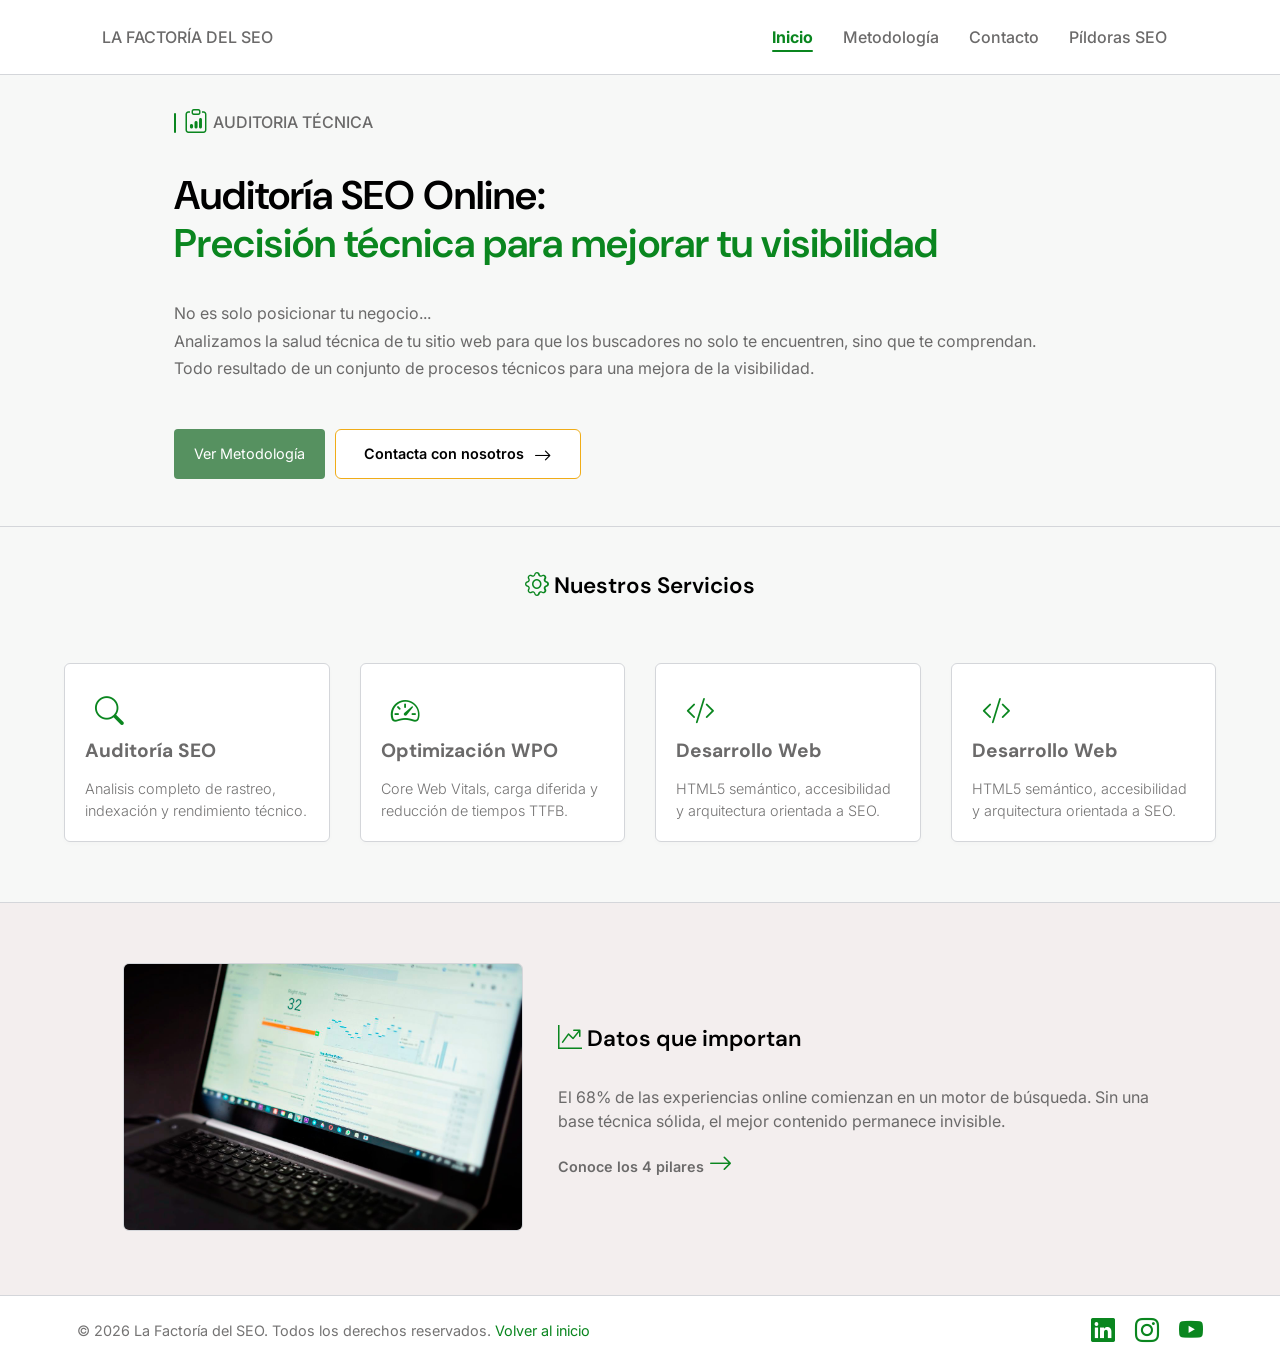
<file: index.html>
<!DOCTYPE html>
<html lang="es-ES">

<head>
    <!-- Google Tag Manager -->
    <script>(function (w, d, s, l, i) {
            w[l] = w[l] || []; w[l].push({
                'gtm.start':
                    new Date().getTime(), event: 'gtm.js'
            }); var f = d.getElementsByTagName(s)[0],
                j = d.createElement(s), dl = l != 'dataLayer' ? '&l=' + l : ''; j.async = true; j.src =
                    'https://www.googletagmanager.com/gtm.js?id=' + i + dl; f.parentNode.insertBefore(j, f);
        })(window, document, 'script', 'dataLayer', 'GTM-WZG776Q9');</script>
    <!-- End Google Tag Manager -->

   
    <meta charset="UTF-8">
    <meta name="viewport" content="width=device-width, initial-scale=1.0">
    <title>La Factoría del SEO | Auditoría Técnica</title>
    <meta name="description" content="La Factoría del SEO: Auditoría de precisión técnica y desarrollo web optimizado.">
    <meta name="robots" content="index, follow">
    <link rel="canonical" href="https://rcruz251982.github.io/FactoriaDelSeo/index.html">
    <link rel="preconnect" href="https://fonts.googleapis.com">
    <link rel="preconnect" href="https://fonts.gstatic.com" crossorigin>
    <link rel="preconnect" href="https://fonts.googleapis.com">
    <link rel="preconnect" href="https://fonts.gstatic.com" crossorigin>
    <link
        href="https://fonts.googleapis.com/css2?family=Inter:ital,opsz,wght@0,14..32,100..900;1,14..32,100..900&display=swap"
        rel="stylesheet">

    <link
        href="https://fonts.googleapis.com/css2?family=DM+Sans:ital,opsz,wght@0,9..40,100..1000;1,9..40,100..1000&family=Noto+Sans+Ol+Chiki:wght@400..700&display=swap"
        rel="stylesheet">


    <link rel="stylesheet" href="css/styles.css">
    <link rel="stylesheet" href="https://cdn.jsdelivr.net/npm/bootstrap-icons@1.13.1/font/bootstrap-icons.min.css">
    <!-- Las dimensiones para desktop es de 64x64, -->
    <link rel="shortcut icon" href="favicon-desktop.png" type="image/x-icon">
    <!-- Las dimensiones favicon para Apple es de 192x192, -->
    <link rel="apple-touch-icon" href="favicon-192x192.png" sizes="192x192">
    <!-- Las dimensiones favicon para Android es de 192x192, -->
    <link rel="icon" href="favicon-192x192.png">
    <!-- Las dimensiones favicon para Edge es de 270x270, -->
    <meta name="msapplication-TileImage" content="favicon-edge.png">



</head>

<body>
    <!-- Google Tag Manager (noscript) -->
    <noscript><iframe src="https://www.googletagmanager.com/ns.html?id=GTM-WZG776Q9" height="0" width="0"
            style="display:none;visibility:hidden"></iframe></noscript>
    <!-- End Google Tag Manager (noscript) -->

    <header id="header-principal">

        <button class="menu-desplegable" aria-label="Abrir menú">
            <i class="bi bi-list"></i>
        </button>



        <nav class="nav-menu">
            <div class="logo"><a href="index.html">LA FACTORÍA DEL SEO</a></div>

            <ul class="menu">
                <li><a href="index.html" class="active">Inicio</a></li>
                <li><a href="metodologia.html">Metodología</a></li>
                <li><a href="contacto.html">Contacto</a></li>
                <li><a href="pildoras-seo.html">Píldoras SEO</a></li>

            </ul>
        </nav>
    </header>

    <main>
        <section class="hero">
            <div class="hero-content">
                <div class="hero-content-mpan">
                    <p><i class="bi bi-clipboard-data"></i> AUDITORIA TÉCNICA</p>
                </div>

                <h1>Auditoría SEO Online: <br><span>Precisión técnica para mejorar tu visibilidad</span></h1>
                <p>No es solo posicionar tu negocio...<br> Analizamos la salud técnica de tu sitio web para que los
                    buscadores no solo te encuentren, sino que te comprendan. <br>Todo resultado de un conjunto de
                    procesos técnicos para una mejora de la visibilidad.</p>
                <div class="boton">
                    <a href="metodologia.html" class="btn-primary">Ver Metodología</a>
                    <a href="contacto.html" class="btn-secundary">Contacta con nosotros <i
                            class="bi bi-arrow-right"></i></a>
                </div>


            </div>
        </section>
        <section class="servicios">
            <div class="servicios-content">
                <h2><i class="bi bi-gear text-primary me-2"></i> Nuestros Servicios</h2>
                <div class="caja-contenedora">
                    <div class="caja-individual">
                        <i class="bi bi-search text-2xl text-primary mb-4 block"></i>
                        <h3>Auditoría SEO </h3>
                        <p>Analisis completo de rastreo, indexación y rendimiento técnico.</p>
                    </div>
                    <div class="caja-individual">
                        <i class="bi bi-speedometer2 text-2xl text-primary mb-4 block"></i>
                        <h3>Optimización WPO</h3>
                        <p>Core Web Vitals, carga diferida y reducción de tiempos TTFB.</p>

                    </div>
                    <div class="caja-individual">
                        <i class="bi bi-code-slash text-2xl text-primary mb-4 block"></i>
                        <h3>Desarrollo Web</h3>
                        <p>HTML5 semántico, accesibilidad y arquitectura orientada a SEO.</p>

                    </div>
                    <div class="caja-individual">
                        <i class="bi bi-code-slash text-2xl text-primary mb-4 block"></i>
                        <h3>Desarrollo Web</h3>
                        <p>HTML5 semántico, accesibilidad y arquitectura orientada a SEO.</p>

                    </div>
                </div>
            </div>



        </section>
        <section class="datos-content">
            <div class="datos-individual">
                <img src="img/imagen-graficas-seo.jpg"
                    alt="Gráficas de rendimiento WPO y analítica de una auditoría SEO técnico" class="border">


            </div>
            <div class="datos-individual">

                <h2> <i class="bi bi-graph-up-arrow text-primary me-2"></i> Datos que importan</h2>
                <p>El 68% de las experiencias online comienzan en un motor de búsqueda. Sin una base técnica sólida,
                    el mejor contenido permanece invisible.</p>
                <a href="metodologia.html">Conoce los 4 pilares <i class="bi bi-arrow-right"></i></a>

            </div>

        </section>



    </main>

    <footer class="pie">
        <div class="pie-individual">
            <p>&copy; 2026 La Factoría del SEO. Todos los derechos reservados. <a href="#header-principal">Volver al
                    inicio</a></p>


        </div>
        <div class="iconos">
            <a href="https://www.linkedin.com/in/ricardcruzseo/" target="_blank"><i class="bi bi-linkedin"></i></a>

        </div>
        <div class="iconos">
            <a href="https://www.instagram.com/" target="_blank"><i class="bi bi-instagram"></i></a>
        </div>
        <div class="iconos">
            <a href="https://www.youtube.com/" target="_blank"><i class="bi bi-youtube"></i></a>

        </div>

    </footer>

    <script src="pildoras.js"></script>

</body>

</html>
</file>
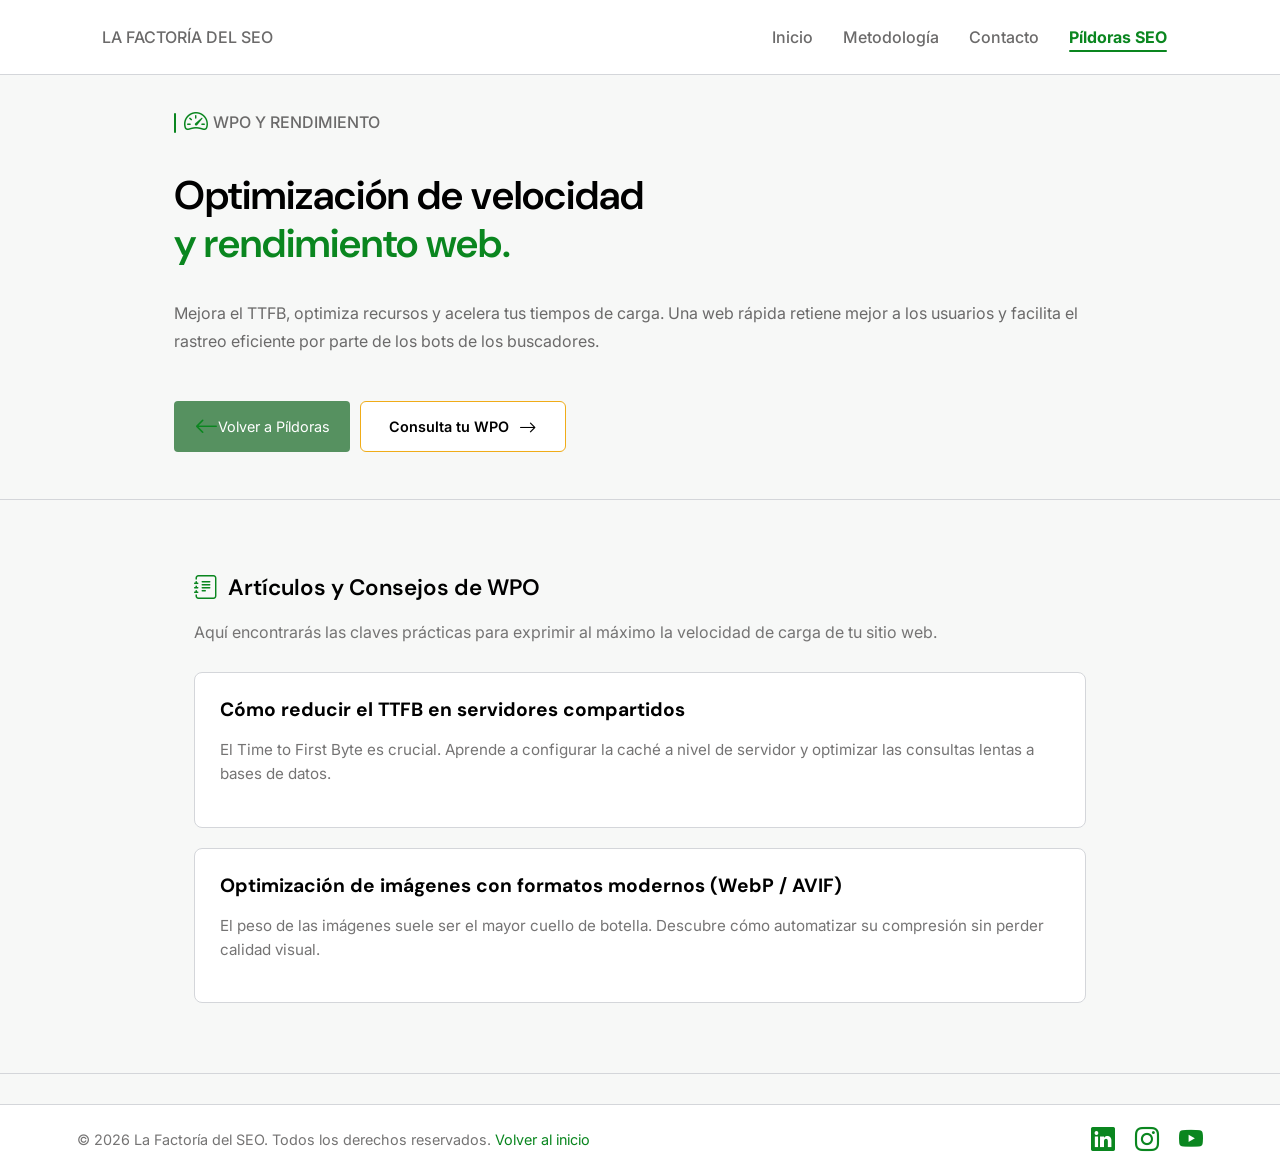
<file: categoria-wpo.html>
<!DOCTYPE html>
<html lang="es-ES">

<head>
    <!-- Google Tag Manager -->
    <script>(function (w, d, s, l, i) {
            w[l] = w[l] || []; w[l].push({
                'gtm.start':
                    new Date().getTime(), event: 'gtm.js'
            }); var f = d.getElementsByTagName(s)[0],
                j = d.createElement(s), dl = l != 'dataLayer' ? '&l=' + l : ''; j.async = true; j.src =
                    'https://www.googletagmanager.com/gtm.js?id=' + i + dl; f.parentNode.insertBefore(j, f);
        })(window, document, 'script', 'dataLayer', 'GTM-WZG776Q9');</script>
    <!-- End Google Tag Manager -->
    <meta charset="UTF-8">
    <meta name="viewport" content="width=device-width, initial-scale=1.0">
    <meta name="description"
        content="Mejora el TTFB, optimiza recursos y acelera tus tiempos de carga con nuestras píldoras de WPO.">
    <title>La Factoría del SEO | WPO y Rendimiento Web</title>
    <meta name="robots" content="index, follow">
    <link rel="canonical" href="https://rcruz251982.github.io/FactoriaDelSeo/categoria-wpo.html">
    <link rel="stylesheet" href="css/styles.css">
    <link rel="stylesheet" href="https://cdn.jsdelivr.net/npm/bootstrap-icons@1.13.1/font/bootstrap-icons.min.css">
    <link rel="preconnect" href="https://fonts.googleapis.com">
    <link rel="preconnect" href="https://fonts.gstatic.com" crossorigin>
    <link
        href="https://fonts.googleapis.com/css2?family=Inter:ital,opsz,wght@0,14..32,100..900;1,14..32,100..900&display=swap"
        rel="stylesheet">
    <link
        href="https://fonts.googleapis.com/css2?family=DM+Sans:ital,opsz,wght@0,9..40,100..1000;1,9..40,100..1000&display=swap"
        rel="stylesheet">
</head>

<body>
    <!-- Google Tag Manager (noscript) -->
    <noscript><iframe src="https://www.googletagmanager.com/ns.html?id=GTM-WZG776Q9" height="0" width="0"
            style="display:none;visibility:hidden"></iframe></noscript>
    <!-- End Google Tag Manager (noscript) -->

    <header id="header-principal">
        <button class="menu-desplegable" aria-label="Abrir menú">
            <i class="bi bi-list"></i>
        </button>
        <nav class="nav-menu">
            <div class="logo"><a href="index.html">LA FACTORÍA DEL SEO</a></div>
            <ul class="menu">
                <li><a href="index.html">Inicio</a></li>
                <li><a href="metodologia.html">Metodología</a></li>
                <li><a href="contacto.html">Contacto</a></li>
                <li><a href="pildoras-seo.html" class="active">Píldoras SEO</a></li>
            </ul>
        </nav>
    </header>

    <main>
        <section class="hero">
            <div class="hero-content">
                <div class="hero-content-mpan">
                    <p><i class="bi bi-speedometer2"></i> WPO Y RENDIMIENTO</p>
                </div>
                <h1>Optimización de velocidad <br><span>y rendimiento web.</span></h1>
                <p>Mejora el TTFB, optimiza recursos y acelera tus tiempos de carga. Una web rápida retiene mejor a los
                    usuarios y facilita el rastreo eficiente por parte de los bots de los buscadores.</p>

                <div class="boton">
                    <a href="pildoras-seo.html" class="btn-primary"><i class="bi bi-arrow-left"></i> Volver a
                        Píldoras</a>
                    <a href="contacto.html" class="btn-secundary">Consulta tu WPO <i class="bi bi-arrow-right"></i></a>
                </div>
            </div>
        </section>

        <section class="proceso-auditoria">
            <div class="proceso-lista-articulos">
                <h2><i class="bi bi-journal-text"></i> Artículos y Consejos de WPO</h2>
                <p>Aquí encontrarás las claves prácticas para exprimir al máximo la velocidad de carga de tu sitio web.
                </p>

                <div class="contenedor-tarjetas-articulos">

                    <article class="tarjeta-articulo">
                        <h3>
                            <a href="reducir-ttfb-servidor-compartido.html">Cómo reducir el TTFB en servidores
                                compartidos</a>
                        </h3>
                        <p>El Time to First Byte es crucial. Aprende a configurar la caché a nivel de servidor y
                            optimizar las consultas lentas a bases de datos.</p>
                    </article>

                    <article class="tarjeta-articulo">
                        <h3>
                            <a href="#">Optimización de imágenes con formatos modernos (WebP / AVIF)</a>
                        </h3>
                        <p>El peso de las imágenes suele ser el mayor cuello de botella. Descubre cómo automatizar su
                            compresión sin perder calidad visual.</p>
                    </article>

                </div>
            </div>
        </section>
    </main>

    <footer class="pie">
        <div class="pie-individual">
            <p>&copy; 2026 La Factoría del SEO. Todos los derechos reservados. <a href="#header-principal">Volver al
                    inicio</a></p>
        </div>
        <div class="iconos">
            <a href="https://www.linkedin.com/in/ricardcruzseo/" target="_blank"><i class="bi bi-linkedin"></i></a>
        </div>
        <div class="iconos">
            <a href="https://www.instagram.com/" target="_blank"><i class="bi bi-instagram"></i></a>
        </div>
        <div class="iconos">
            <a href="https://www.youtube.com/" target="_blank"><i class="bi bi-youtube"></i></a>
        </div>
    </footer>

    <!-- Script JavaScript externo -->
    <script src="pildoras.js"></script>
</body>

</html>
</file>
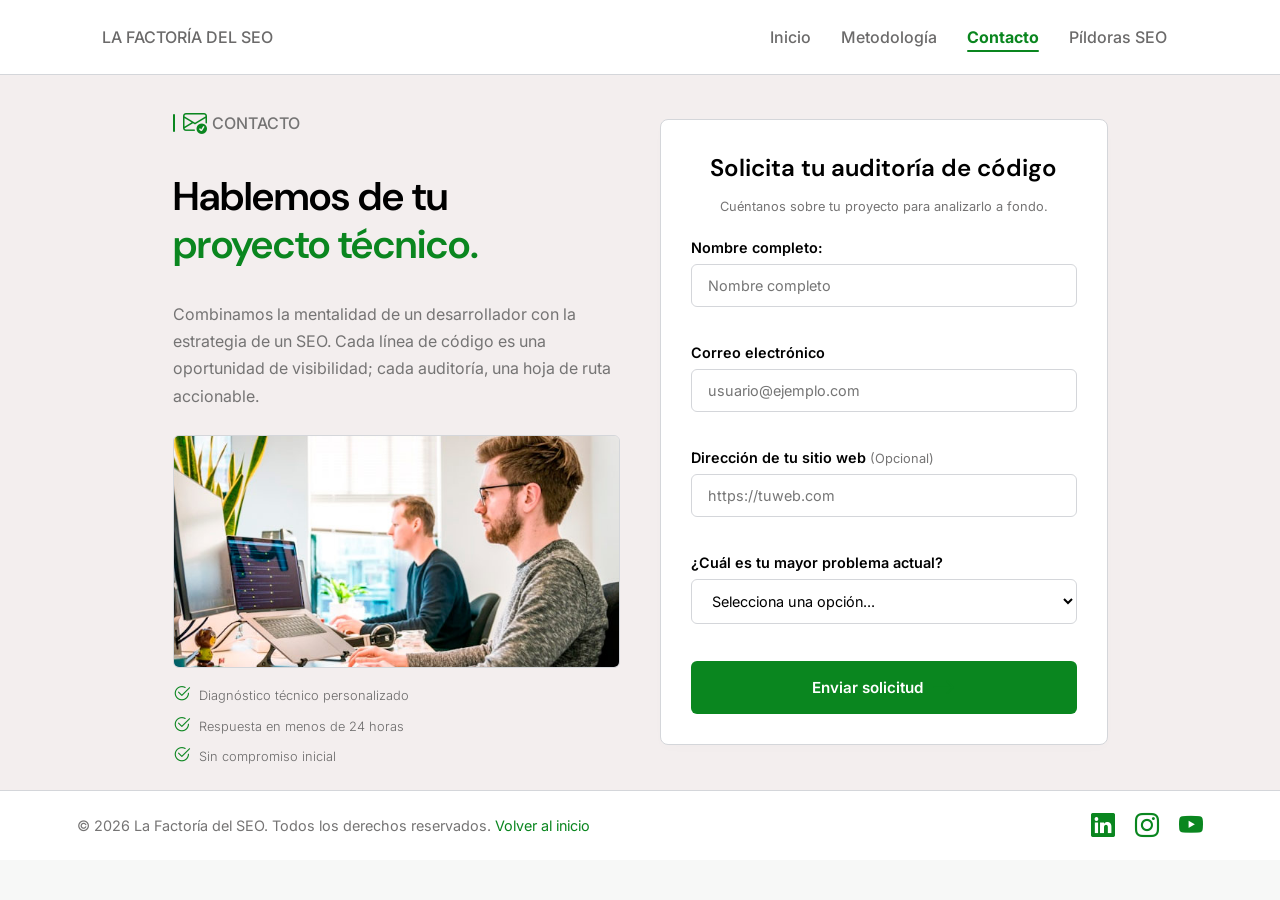
<file: contacto.html>
<!DOCTYPE html>
<html lang="es-ES">

<head>
    <!-- Google Tag Manager -->
    <script>(function (w, d, s, l, i) {
            w[l] = w[l] || []; w[l].push({
                'gtm.start':
                    new Date().getTime(), event: 'gtm.js'
            }); var f = d.getElementsByTagName(s)[0],
                j = d.createElement(s), dl = l != 'dataLayer' ? '&l=' + l : ''; j.async = true; j.src =
                    'https://www.googletagmanager.com/gtm.js?id=' + i + dl; f.parentNode.insertBefore(j, f);
        })(window, document, 'script', 'dataLayer', 'GTM-WZG776Q9');</script>
    <!-- End Google Tag Manager -->
    
    <meta charset="UTF-8">
    <meta name="viewport" content="width=device-width, initial-scale=1.0">
    <meta name="description"
        content="Un perfil que combina SEO y desarrollo web. ¡Solicita tu auditoría de código hoy mismo!">
    <title>La Factoría del SEO | Contacto</title>
    <meta name="robots" content="index, follow">
    <link rel="canonical" href="https://rcruz251982.github.io/FactoriaDelSeo/contacto.html">
    <link rel="preconnect" href="https://fonts.googleapis.com">
    <link rel="preconnect" href="https://fonts.gstatic.com" crossorigin>
    <link
        href="https://fonts.googleapis.com/css2?family=Inter:ital,opsz,wght@0,14..32,100..900;1,14..32,100..900&display=swap"
        rel="stylesheet">
    <link
        href="https://fonts.googleapis.com/css2?family=DM+Sans:ital,opsz,wght@0,9..40,100..1000;1,9..40,100..1000&family=Noto+Sans+Ol+Chiki:wght@400..700&display=swap"
        rel="stylesheet">

    <link rel="stylesheet" href="css/styles.css">
    <link rel="stylesheet" href="https://cdn.jsdelivr.net/npm/bootstrap-icons@1.13.1/font/bootstrap-icons.min.css">
    <link rel="shortcut icon" href="favicon-desktop.png" type="image/x-icon">
    <link rel="apple-touch-icon" href="favicon-192x192.png" sizes="192x192">
    <link rel="icon" href="favicon-192x192.png">
    <meta name="msapplication-TileImage" content="favicon-edge.png">
</head>

<body>
    <!-- Google Tag Manager (noscript) -->
    <noscript><iframe src="https://www.googletagmanager.com/ns.html?id=GTM-WZG776Q9" height="0" width="0"
            style="display:none;visibility:hidden"></iframe></noscript>
    <!-- End Google Tag Manager (noscript) -->

    <header id="header-principal">
        <button class="menu-desplegable" aria-label="Abrir menú">
            <i class="bi bi-list"></i>
        </button>
        <nav class="nav-menu">
            <div class="logo"><a href="index.html">LA FACTORÍA DEL SEO</a></div>
            <ul class="menu">
                <li><a href="index.html">Inicio</a></li>
                <li><a href="metodologia.html">Metodología</a></li>
                <li><a href="contacto.html" class="active">Contacto</a></li>
                <li><a href="pildoras-seo.html">Píldoras SEO</a></li>
            </ul>
        </nav>
    </header>

    <main>
        <section class="contacto-seccion-hibrida">
            <div class="contacto-grid-contenedor">
                <div class="contacto-col-info">
                    <div class="hero-content-mpan">
                        <p><i class="bi bi-envelope-check"></i> CONTACTO</p>
                    </div>
                    <h1>Hablemos de tu<br>
                        <span>proyecto técnico.</span>
                    </h1>
                    <p class="contacto-descripcion">
                        Combinamos la mentalidad de un desarrollador con la estrategia de un SEO. Cada línea de código
                        es una oportunidad de visibilidad; cada auditoría, una hoja de ruta accionable.
                    </p>
                    <img src="img/despacho-factoria-del-seo.jpg" class="contacto-imagen"
                        alt="Oficina de La Factoría del SEO">

                    <p class="contacto-compromiso"><i class="bi bi-check2-circle text-primary"></i>Diagnóstico técnico
                        personalizado</p>
                    <p class="contacto-compromiso"><i class="bi bi-check2-circle text-primary"></i>Respuesta en menos de
                        24 horas</p>
                    <p class="contacto-compromiso"><i class="bi bi-check2-circle text-primary"></i>Sin compromiso
                        inicial</p>
                </div>

                <div class="contacto-col-formulario">
                    <div class="tarjeta-formulario">
                        <h2>Solicita tu auditoría de código</h2>
                        <p class="formulario-subtitulo">Cuéntanos sobre tu proyecto para analizarlo a fondo.</p>

                        <form class="formulario-seo">
                            <div class="campo-grupo">
                                <label for="nombre-usuario">Nombre completo:</label>
                                <input type="text" id="nombre-usuario" name="nombre" placeholder="Nombre completo"
                                    required>
                            </div>

                            <div class="campo-grupo">
                                <label for="email-usuario">Correo electrónico</label>
                                <input type="email" id="email-usuario" name="email" placeholder="usuario@ejemplo.com"
                                    required>
                            </div>
                            <div class="campo-grupo">
                                <label for="url-web">Dirección de tu sitio web <span
                                        class="opcional">(Opcional)</span></label>
                                <input type="url" id="url-web" name="sitio-web" placeholder="https://tuweb.com">
                            </div>
                            <div class="campo-grupo">
                                <label for="problema-principal">¿Cuál es tu mayor problema actual?</label>
                                <select id="problema-principal" name="problema_seo" required>
                                    <option value="" disabled selected>Selecciona una opción...</option>
                                    <option value="wpo">Mi web va muy lenta (WPO)</option>
                                    <option value="caida-posiciones">He bajado en posiciones en Google</option>
                                    <option value="lanzamiento">Estoy lanzando una web nueva</option>
                                    <option value="otro">Otro motivo</option>
                                </select>
                            </div>
                            <button type="submit" class="btn-formulario-enviar">
                                Enviar solicitud <i class="bi bi-arrow-right"></i>
                            </button>
                        </form>
                    </div>
                </div>
            </div>
        </section>
    </main>

    <footer class="pie">
        <div class="pie-individual">
            <p>&copy; 2026 La Factoría del SEO. Todos los derechos reservados. <a href="#header-principal">Volver al
                    inicio</a></p>
        </div>
        <div class="iconos">
            <a href="https://www.linkedin.com/in/ricardcruzseo/" target="_blank"><i class="bi bi-linkedin"></i></a>
        </div>
        <div class="iconos">
            <a href="https://www.instagram.com/" target="_blank"><i class="bi bi-instagram"></i></a>
        </div>
        <div class="iconos">
            <a href="https://www.youtube.com/" target="_blank"><i class="bi bi-youtube"></i></a>
        </div>
    </footer>

    <!-- Script JavaScript para GA4 y simulación del formulario -->
    <script>
        const formularioSeo = document.querySelector('.formulario-seo');
        if (formularioSeo) {
            formularioSeo.addEventListener('submit', (e) => {
                e.preventDefault();
                gtag('event', 'enviar_auditoria', {
                    'event_category': 'formulario',
                    'event_label': 'Solicitud de Auditoría'
                });
                alert('¡Solicitud simulada con éxito! Evento enviado a GA4.');
            });
        }
    </script>

    <!-- Enlace al script JS global (incluye la lógica del menú hamburguesa) -->
    <script src="pildoras.js"></script>
</body>

</html>
</file>
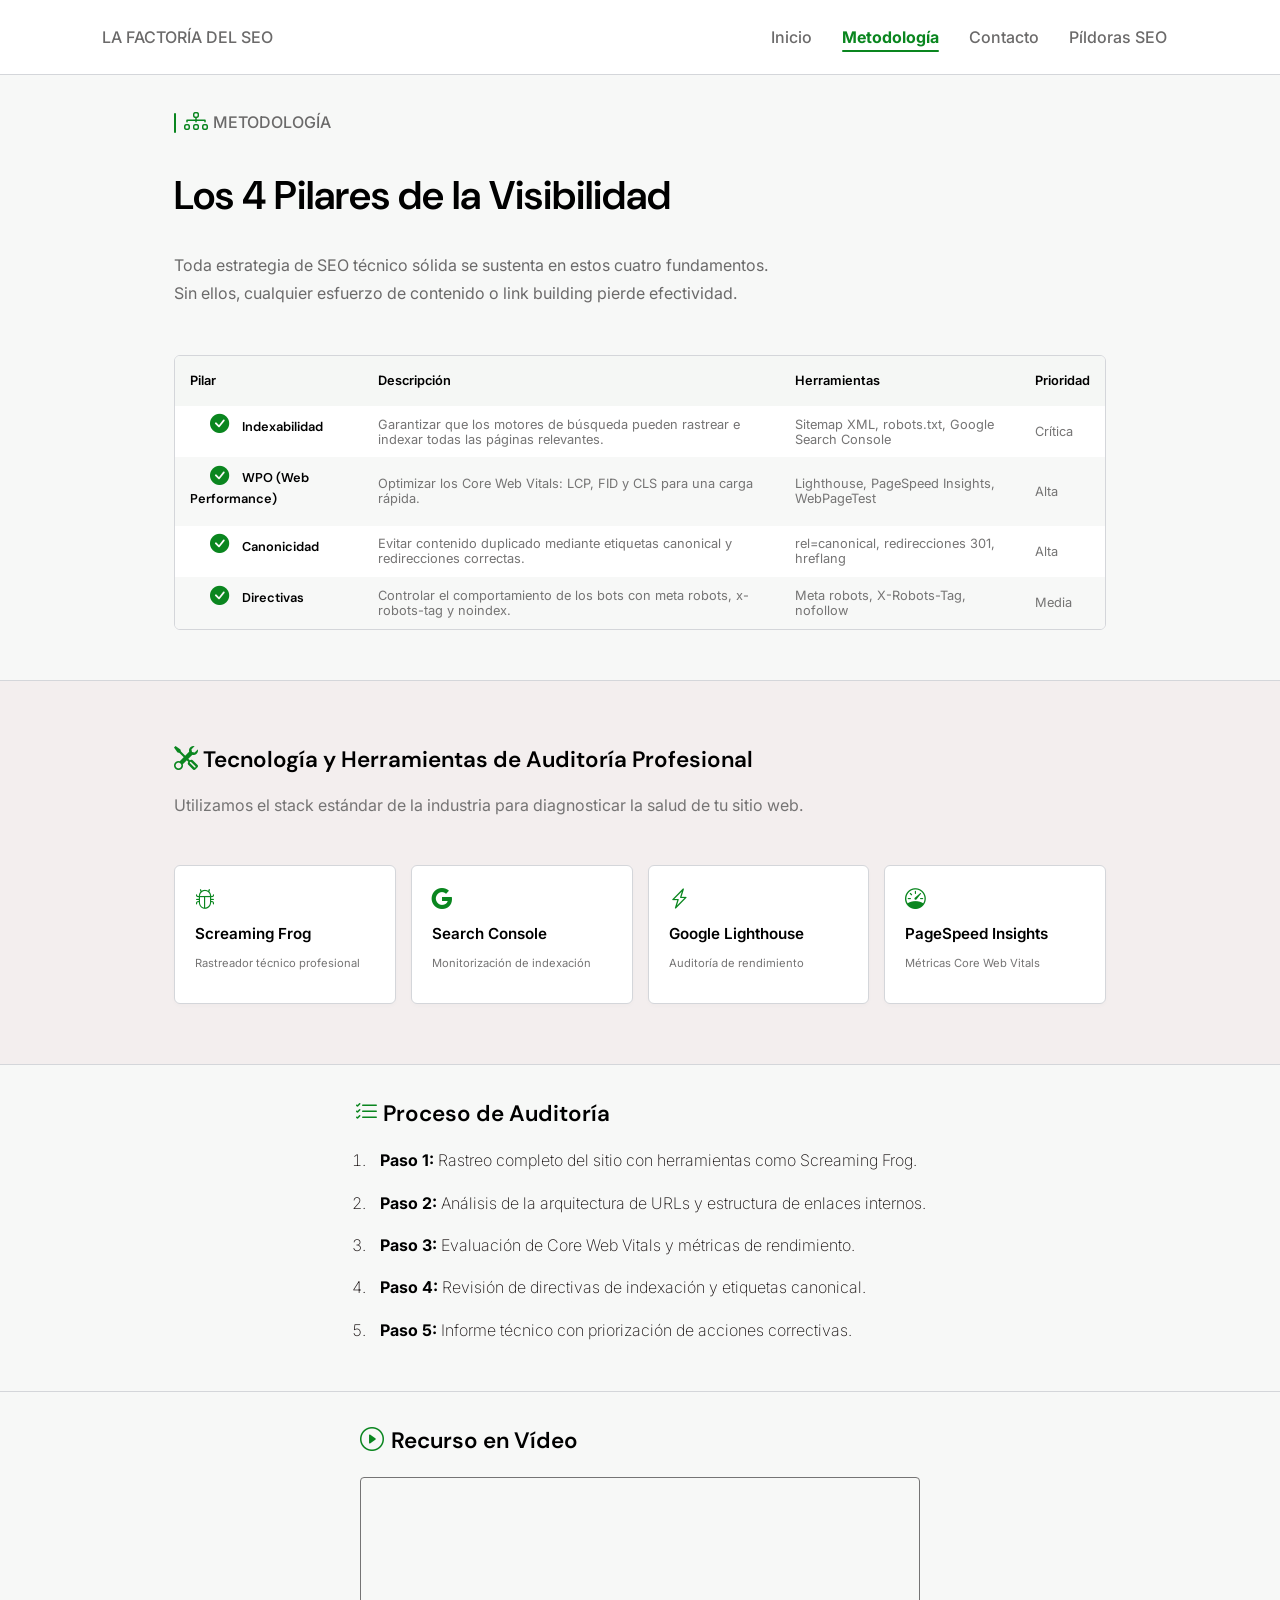
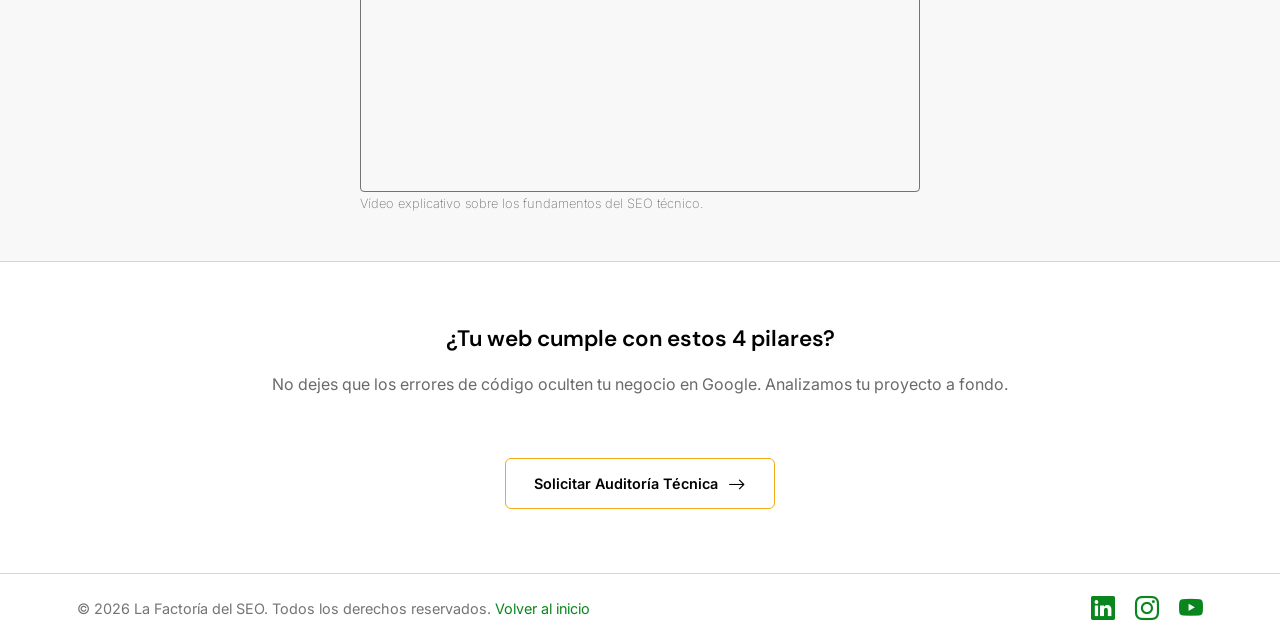
<file: metodologia.html>
<!DOCTYPE html>
<html lang="es-ES">

<head>
    <!-- Google Tag Manager -->
    <script>(function (w, d, s, l, i) {
            w[l] = w[l] || []; w[l].push({
                'gtm.start':
                    new Date().getTime(), event: 'gtm.js'
            }); var f = d.getElementsByTagName(s)[0],
                j = d.createElement(s), dl = l != 'dataLayer' ? '&l=' + l : ''; j.async = true; j.src =
                    'https://www.googletagmanager.com/gtm.js?id=' + i + dl; f.parentNode.insertBefore(j, f);
        })(window, document, 'script', 'dataLayer', 'GTM-WZG776Q9');</script>
    <!-- End Google Tag Manager -->
    
    <meta charset="UTF-8">
    <meta name="viewport" content="width=device-width, initial-scale=1.0">
    <meta name="description"
        content="Descubre los 4 pilares fundamentales de la visibilidad en SEO técnico: indexabilidad, WPO, canonicidad y directivas. Aprende cómo una auditoría técnica precisa puede mejorar tu posicionamiento y visibilidad online.">
    <title>La Factoría del SEO | Metodología</title>
    <meta name="robots" content="index, follow">
    <link rel="canonical" href="https://rcruz251982.github.io/FactoriaDelSeo/metodologia.html">
    <link rel="preconnect" href="https://fonts.googleapis.com">
    <link rel="preconnect" href="https://fonts.gstatic.com" crossorigin>
    <link
        href="https://fonts.googleapis.com/css2?family=Inter:ital,opsz,wght@0,14..32,100..900;1,14..32,100..900&display=swap"
        rel="stylesheet">

    <link
        href="https://fonts.googleapis.com/css2?family=DM+Sans:ital,opsz,wght@0,9..40,100..1000;1,9..40,100..1000&family=Noto+Sans+Ol+Chiki:wght@400..700&display=swap"
        rel="stylesheet">

    <link rel="stylesheet" href="css/styles.css">
    <link rel="stylesheet" href="https://cdn.jsdelivr.net/npm/bootstrap-icons@1.13.1/font/bootstrap-icons.min.css">
    <link rel="shortcut icon" href="favicon-desktop.png" type="image/x-icon">
    <link rel="apple-touch-icon" href="favicon-192x192.png" sizes="192x192">
    <link rel="icon" href="favicon-192x192.png">
    <meta name="msapplication-TileImage" content="favicon-edge.png">
</head>

<body>
    <!-- Google Tag Manager (noscript) -->
    <noscript><iframe src="https://www.googletagmanager.com/ns.html?id=GTM-WZG776Q9" height="0" width="0"
            style="display:none;visibility:hidden"></iframe></noscript>
    <!-- End Google Tag Manager (noscript) -->

    <header id="header-principal">
        <button class="menu-desplegable" aria-label="Abrir menú">
            <i class="bi bi-list"></i>
        </button>
        <nav class="nav-menu">
            <div class="logo"><a href="index.html">LA FACTORÍA DEL SEO</a></div>
            <ul class="menu">
                <li><a href="index.html">Inicio</a></li>
                <li><a href="metodologia.html" class="active">Metodología</a></li>
                <li><a href="contacto.html">Contacto</a></li>
                <li><a href="pildoras-seo.html">Píldoras SEO</a></li>
            </ul>
        </nav>
    </header>

    <main>
        <section class="hero">
            <div class="hero-content">
                <div class="hero-content-mpan">
                    <p><i class="bi bi-diagram-3"></i> METODOLOGÍA</p>
                </div>
                <h1>Los 4 Pilares de la Visibilidad</h1>
                <p>Toda estrategia de SEO técnico sólida se sustenta en
                    estos cuatro fundamentos.<br> Sin ellos, cualquier esfuerzo
                    de contenido o link building pierde efectividad.</p>
                <div class="pilares-tabla">
                    <table class="tabla-seo">
                        <thead>
                            <tr>
                                <th>Pilar</th>
                                <th>Descripción</th>
                                <th>Herramientas</th>
                                <th>Prioridad</th>
                            </tr>
                        </thead>
                        <tbody>
                            <tr>
                                <td>
                                    <h3><i class="bi bi-check-circle-fill"></i> Indexabilidad</h3>
                                </td>
                                <td>Garantizar que los motores de búsqueda pueden rastrear e indexar todas las páginas
                                    relevantes.</td>
                                <td>Sitemap XML, robots.txt, Google Search Console</td>
                                <td>Crítica</td>
                            </tr>
                            <tr>
                                <td>
                                    <h3><i class="bi bi-check-circle-fill"></i> WPO (Web Performance)</h3>
                                </td>
                                <td>Optimizar los Core Web Vitals: LCP, FID y CLS para una carga rápida.</td>
                                <td>Lighthouse, PageSpeed Insights, WebPageTest</td>
                                <td>Alta</td>
                            </tr>
                            <tr>
                                <td>
                                    <h3><i class="bi bi-check-circle-fill"></i> Canonicidad</h3>
                                </td>
                                <td>Evitar contenido duplicado mediante etiquetas canonical y redirecciones correctas.
                                </td>
                                <td>rel=canonical, redirecciones 301, hreflang</td>
                                <td>Alta</td>
                            </tr>
                            <tr>
                                <td>
                                    <h3><i class="bi bi-check-circle-fill"></i> Directivas</h3>
                                </td>
                                <td>Controlar el comportamiento de los bots con meta robots, x-robots-tag y noindex.
                                </td>
                                <td>Meta robots, X-Robots-Tag, nofollow</td>
                                <td>Media</td>
                            </tr>
                        </tbody>
                    </table>
                </div>
            </div>
        </section>

        <section class="herramientas-seccion">
            <div class="herramientas-contenedor">
                <h2><i class="bi bi-tools"></i> Tecnología y Herramientas de Auditoría Profesional</h2>
                <p class="herramientas-subtexto">Utilizamos el stack estándar de la industria para diagnosticar la salud
                    de tu sitio web.</p>

                <div class="herramientas-grid">
                    <div class="herramienta-ficha">
                        <i class="bi bi-bug"></i>
                        <div class="descripcion-herramienta">
                            <span>Screaming Frog</span>
                            <p>Rastreador técnico profesional</p>
                        </div>
                    </div>
                    <div class="herramienta-ficha">
                        <i class="bi bi-google"></i>
                        <div class="descripcion-herramienta">
                            <span>Search Console</span>
                            <p>Monitorización de indexación</p>
                        </div>
                    </div>
                    <div class="herramienta-ficha">
                        <i class="bi bi-lightning-charge"></i>
                        <div class="descripcion-herramienta">
                            <span>Google Lighthouse</span>
                            <p>Auditoría de rendimiento</p>
                        </div>
                    </div>
                    <div class="herramienta-ficha">
                        <i class="bi bi-speedometer"></i>
                        <div class="descripcion-herramienta">
                            <span>PageSpeed Insights</span>
                            <p>Métricas Core Web Vitals</p>
                        </div>
                    </div>
                </div>
            </div>
        </section>

        <section class="proceso-auditoria">
            <div class="proceso-lista">
                <h2><i class="bi bi-list-check"></i> Proceso de Auditoría</h2>
                <ol>
                    <li><b>Paso 1:</b> Rastreo completo del sitio con herramientas como Screaming Frog.</li>
                    <li><b>Paso 2:</b> Análisis de la arquitectura de URLs y estructura de enlaces internos.</li>
                    <li><b>Paso 3:</b> Evaluación de Core Web Vitals y métricas de rendimiento.</li>
                    <li><b>Paso 4:</b> Revisión de directivas de indexación y etiquetas canonical.</li>
                    <li><b>Paso 5:</b> Informe técnico con priorización de acciones correctivas.</li>
                </ol>
            </div>
        </section>

        <section class="recurso-video">
            <div class="iframe-video">
                <h2><i class="bi bi-play-circle"></i> Recurso en Vídeo</h2>
                <iframe width="560" height="315" src="https://www.youtube.com/embed/ILUrLC3Nmuo?si=ZWUcAqviKisZ6DUn"
                    title="YouTube video player" frameborder="0" class="iframe-video-estilo"
                    allow="accelerometer; autoplay; clipboard-write; encrypted-media; gyroscope; picture-in-picture; web-share"
                    referrerpolicy="strict-origin-when-cross-origin" allowfullscreen></iframe>
                <p>Vídeo explicativo sobre los fundamentos del SEO técnico.</p>
            </div>
        </section>

        <section class="contenedor-cta">
            <div class="cta-auditoria">
                <h2>¿Tu web cumple con estos 4 pilares?</h2>
                <p>No dejes que los errores de código oculten tu negocio en Google. Analizamos tu proyecto a fondo.</p>
                <div class="boton">
                    <a href="contacto.html" class="btn-secundary">
                        Solicitar Auditoría Técnica <i class="bi bi-arrow-right"></i>
                    </a>
                </div>
            </div>
        </section>
    </main>

    <footer class="pie">
        <div class="pie-individual">
            <p>&copy; 2026 La Factoría del SEO. Todos los derechos reservados.
                <a href="#header-principal">Volver al inicio</a>
            </p>
        </div>
        <div class="iconos">
            <a href="https://www.linkedin.com/in/ricardcruzseo/" target="_blank"><i class="bi bi-linkedin"></i></a>
        </div>
        <div class="iconos">
            <a href="https://www.instagram.com/" target="_blank"><i class="bi bi-instagram"></i></a>
        </div>
        <div class="iconos">
            <a href="https://www.youtube.com/" target="_blank"><i class="bi bi-youtube"></i></a>
        </div>
    </footer>

    <!-- Enlace al script JS de control del menú -->
    <script src="pildoras.js"></script>
</body>

</html>
</file>
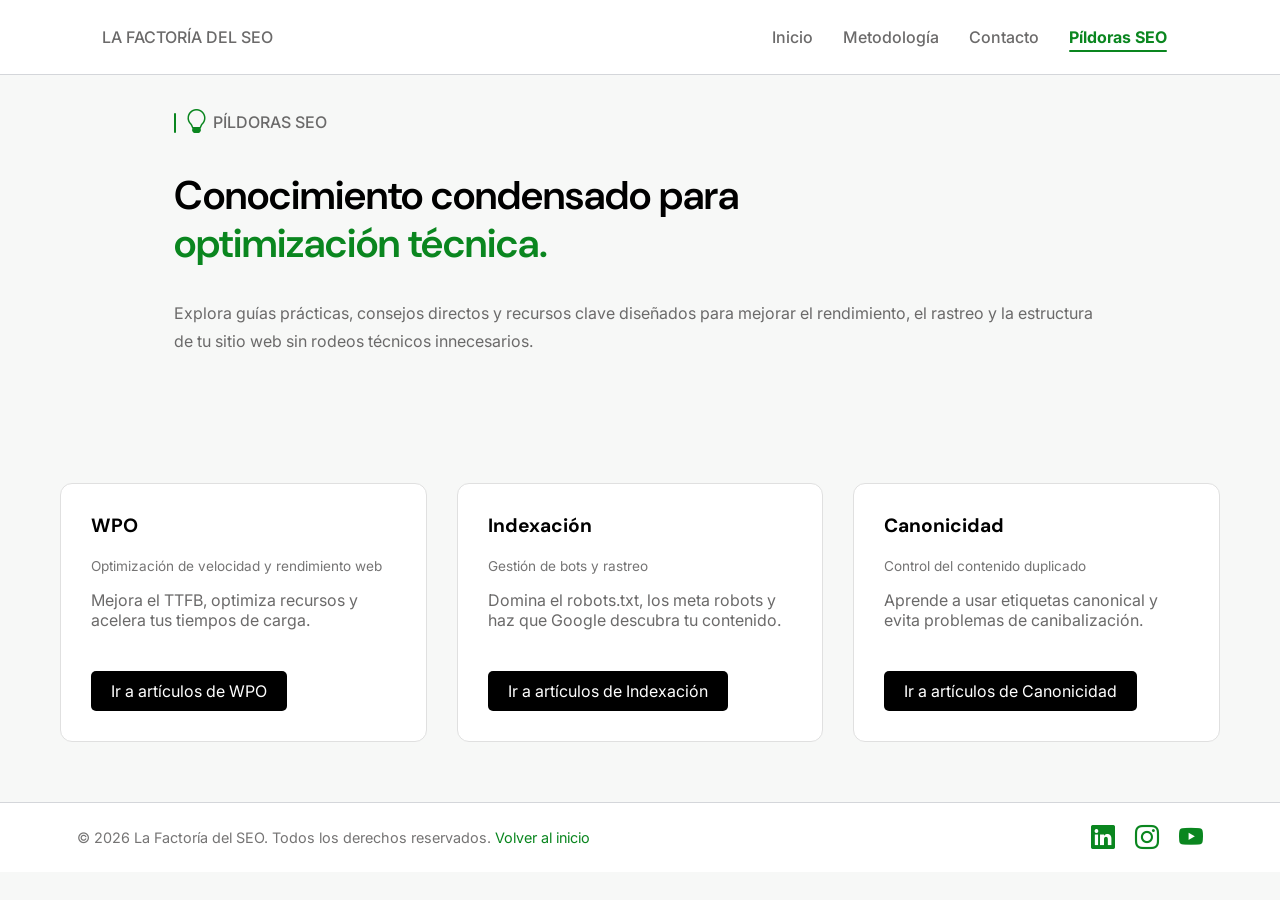
<file: pildoras-seo.html>
<!DOCTYPE html>
<html lang="es-ES">

<head>
    <!-- Google Tag Manager -->
    <script>(function (w, d, s, l, i) {
            w[l] = w[l] || []; w[l].push({
                'gtm.start':
                    new Date().getTime(), event: 'gtm.js'
            }); var f = d.getElementsByTagName(s)[0],
                j = d.createElement(s), dl = l != 'dataLayer' ? '&l=' + l : ''; j.async = true; j.src =
                    'https://www.googletagmanager.com/gtm.js?id=' + i + dl; f.parentNode.insertBefore(j, f);
        })(window, document, 'script', 'dataLayer', 'GTM-WZG776Q9');</script>
    <!-- End Google Tag Manager -->
    <meta charset="UTF-8">
    <meta name="viewport" content="width=device-width, initial-scale=1.0">
    <meta name="description"
        content="Conocimiento condensado para optimización técnica: WPO, Indexación y Canonicidad.">
    <title>Píldoras SEO | La Factoría del SEO</title>
    <meta name="robots" content="index, follow">
    <link rel="canonical" href="https://rcruz251982.github.io/FactoriaDelSeo/pildoras-seo.html">
    <link rel="stylesheet" href="css/styles.css">
    <link rel="stylesheet" href="https://cdn.jsdelivr.net/npm/bootstrap-icons@1.13.1/font/bootstrap-icons.min.css">
    <link rel="preconnect" href="https://fonts.googleapis.com">
    <link rel="preconnect" href="https://fonts.gstatic.com" crossorigin>
    <link
        href="https://fonts.googleapis.com/css2?family=Inter:ital,opsz,wght@0,14..32,100..900;1,14..32,100..900&display=swap"
        rel="stylesheet">
    <link
        href="https://fonts.googleapis.com/css2?family=DM+Sans:ital,opsz,wght@0,9..40,100..1000;1,9..40,100..1000&display=swap"
        rel="stylesheet">
</head>

<body>
    <!-- Google Tag Manager (noscript) -->
    <noscript><iframe src="https://www.googletagmanager.com/ns.html?id=GTM-WZG776Q9" height="0" width="0"
            style="display:none;visibility:hidden"></iframe></noscript>
    <!-- End Google Tag Manager (noscript) -->

    <header id="header-principal">
        <button class="menu-desplegable" aria-label="Abrir menú">
            <i class="bi bi-list"></i>
        </button>
        <nav class="nav-menu">
            <div class="logo"><a href="index.html">LA FACTORÍA DEL SEO</a></div>
            <ul class="menu">
                <li><a href="index.html">Inicio</a></li>
                <li><a href="metodologia.html">Metodología</a></li>
                <li><a href="contacto.html">Contacto</a></li>
                <li><a href="pildoras-seo.html" class="active">Píldoras SEO</a></li>
            </ul>
        </nav>
    </header>

    <main>
        <section class="hero">
            <div class="hero-content">
                <div class="hero-content-mpan">
                    <p><i class="bi bi-lightbulb"></i> PÍLDORAS SEO</p>
                </div>
                <h1>Conocimiento condensado para <br><span>optimización técnica.</span></h1>
                <p>Explora guías prácticas, consejos directos y recursos clave diseñados para mejorar el rendimiento, el rastreo y la estructura de tu sitio web sin rodeos técnicos innecesarios.</p>
            </div>
        </section>

        <section class="pildoras-seccion">
            <div class="blog-grid">
                
                <article class="tarjeta-blog">
                    <h3>WPO</h3>
                    <p style="font-size: 0.85rem; color: var(--color-texto-suave); margin-bottom: 12px;">Optimización de velocidad y rendimiento web</p>
                    <p>Mejora el TTFB, optimiza recursos y acelera tus tiempos de carga.</p>
                    <a href="categoria-wpo.html" class="btn-leer">Ir a artículos de WPO</a>
                </article>

                <article class="tarjeta-blog">
                    <h3>Indexación</h3>
                    <p style="font-size: 0.85rem; color: var(--color-texto-suave); margin-bottom: 12px;">Gestión de bots y rastreo</p>
                    <p>Domina el robots.txt, los meta robots y haz que Google descubra tu contenido.</p>
                    <a href="#" class="btn-leer">Ir a artículos de Indexación</a>
                </article>

                <article class="tarjeta-blog">
                    <h3>Canonicidad</h3>
                    <p style="font-size: 0.85rem; color: var(--color-texto-suave); margin-bottom: 12px;">Control del contenido duplicado</p>
                    <p>Aprende a usar etiquetas canonical y evita problemas de canibalización.</p>
                    <a href="#" class="btn-leer">Ir a artículos de Canonicidad</a>
                </article>

            </div>
        </section>
    </main>

    <footer class="pie">
        <div class="pie-individual">
            <p>&copy; 2026 La Factoría del SEO. Todos los derechos reservados. <a href="#header-principal">Volver al inicio</a></p>
        </div>
        <div class="iconos">
            <a href="https://www.linkedin.com/in/ricardcruzseo/" target="_blank"><i class="bi bi-linkedin"></i></a>
        </div>
        <div class="iconos">
            <a href="https://www.instagram.com/" target="_blank"><i class="bi bi-instagram"></i></a>
        </div>
        <div class="iconos">
            <a href="https://www.youtube.com/" target="_blank"><i class="bi bi-youtube"></i></a>
        </div>
    </footer>

    <!-- Script JavaScript externo -->
    <script src="pildoras.js"></script>
</body>

</html>
</file>
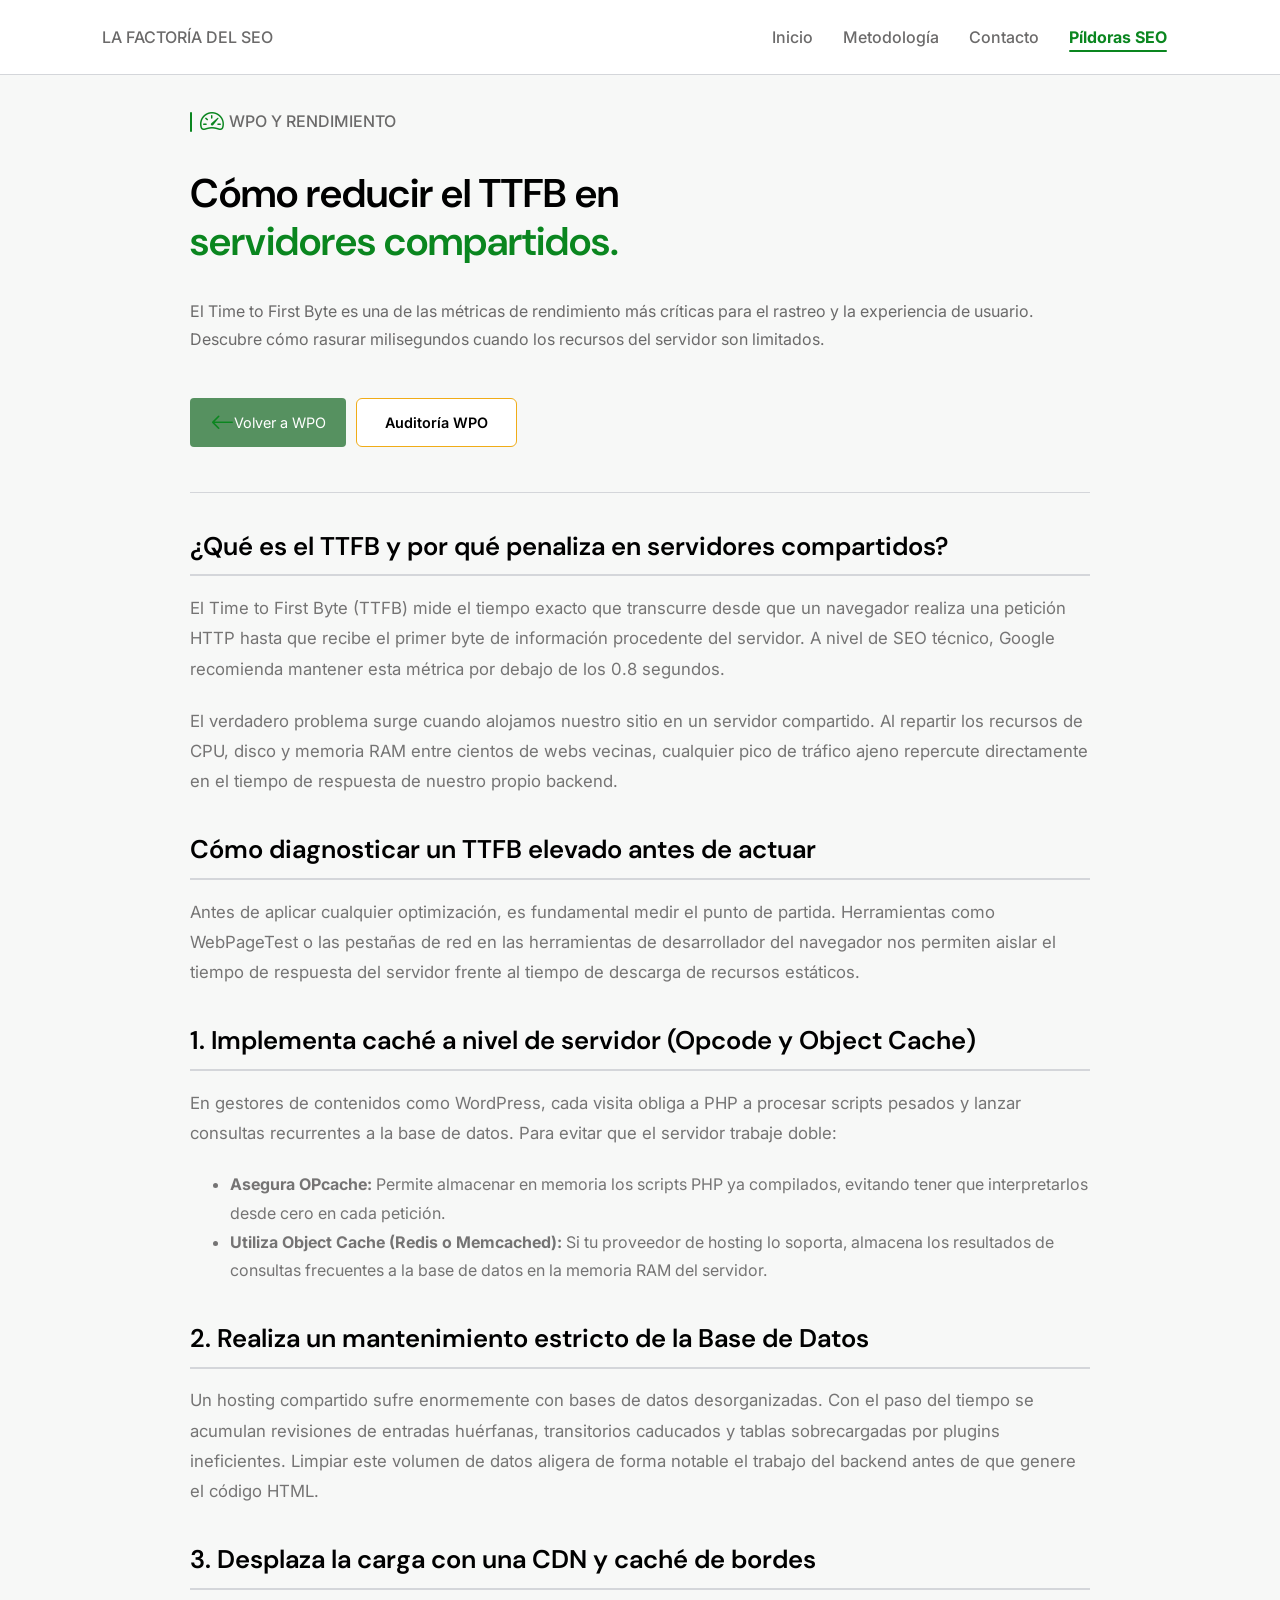
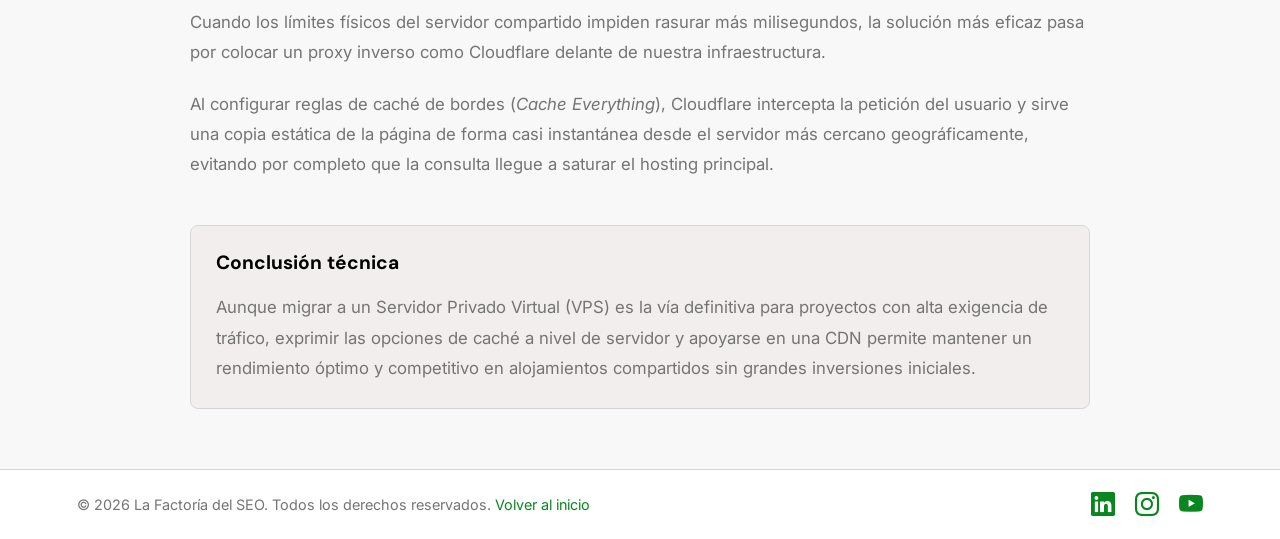
<file: reducir-ttfb-servidor-compartido.html>
<!DOCTYPE html>
<html lang="es-ES">

<head>
    <!-- Google Tag Manager -->
    <script>(function (w, d, s, l, i) {
            w[l] = w[l] || []; w[l].push({
                'gtm.start':
                    new Date().getTime(), event: 'gtm.js'
            }); var f = d.getElementsByTagName(s)[0],
                j = d.createElement(s), dl = l != 'dataLayer' ? '&l=' + l : ''; j.async = true; j.src =
                    'https://www.googletagmanager.com/gtm.js?id=' + i + dl; f.parentNode.insertBefore(j, f);
        })(window, document, 'script', 'dataLayer', 'GTM-WZG776Q9');</script>
    <!-- End Google Tag Manager -->
    <meta charset="UTF-8">
    <meta name="viewport" content="width=device-width, initial-scale=1.0">
    <meta name="description"
        content="El Time to First Byte es una de las métricas de rendimiento más críticas para el rastreo y la experiencia de usuario. Descubre cómo rasurar milisegundos cuando los recursos del servidor son limitados.">
    <title>Cómo reducir el TTFB en servidores compartidos | La Factoría del SEO</title>
    <meta name="robots" content="index, follow">
    <link rel="canonical" href="https://rcruz251982.github.io/FactoriaDelSeo/reducir-ttfb-servidor-compartido.html">
    <link rel="stylesheet" href="css/styles.css">
    <link rel="stylesheet" href="https://cdn.jsdelivr.net/npm/bootstrap-icons@1.13.1/font/bootstrap-icons.min.css">
    <link rel="preconnect" href="https://fonts.googleapis.com">
    <link rel="preconnect" href="https://fonts.gstatic.com" crossorigin>
    <link
        href="https://fonts.googleapis.com/css2?family=Inter:ital,opsz,wght@0,14..32,100..900;1,14..32,100..900&display=swap"
        rel="stylesheet">
    <link
        href="https://fonts.googleapis.com/css2?family=DM+Sans:ital,opsz,wght@0,9..40,100..1000;1,9..40,100..1000&display=swap"
        rel="stylesheet">
</head>

<body>
    <!-- Google Tag Manager (noscript) -->
    <noscript><iframe src="https://www.googletagmanager.com/ns.html?id=GTM-WZG776Q9" height="0" width="0"
            style="display:none;visibility:hidden"></iframe></noscript>
    <!-- End Google Tag Manager (noscript) -->

    <header id="header-principal">
        <button class="menu-desplegable" aria-label="Abrir menú">
            <i class="bi bi-list"></i>
        </button>
        <nav class="nav-menu">
            <div class="logo"><a href="index.html">LA FACTORÍA DEL SEO</a></div>
            <ul class="menu">
                <li><a href="index.html">Inicio</a></li>
                <li><a href="metodologia.html">Metodología</a></li>
                <li><a href="contacto.html">Contacto</a></li>
                <li><a href="pildoras-seo.html" class="active">Píldoras SEO</a></li>
            </ul>
        </nav>
    </header>

    <main>
        <div class="contenedor-articulo">
            <section class="hero">
                <div class="hero-content">
                    <div class="hero-content-mpan">
                        <p><i class="bi bi-speedometer2"></i> WPO Y RENDIMIENTO</p>
                    </div>
                    <h1>Cómo reducir el TTFB en <br><span>servidores compartidos.</span></h1>
                    <p>El Time to First Byte es una de las métricas de rendimiento más críticas para el rastreo y la experiencia de usuario. Descubre cómo rasurar milisegundos cuando los recursos del servidor son limitados.</p>
                    <div class="boton">
                        <a href="categoria-wpo.html" class="btn-primary"><i class="bi bi-arrow-left"></i> Volver a WPO</a>
                        <a href="contacto.html" class="btn-secundary">Auditoría WPO</a>
                    </div>
                </div>
            </section>

            <section class="cuerpo-articulo">
                <h2>¿Qué es el TTFB y por qué penaliza en servidores compartidos?</h2>
                <p>El Time to First Byte (TTFB) mide el tiempo exacto que transcurre desde que un navegador realiza una petición HTTP hasta que recibe el primer byte de información procedente del servidor. A nivel de SEO técnico, Google recomienda mantener esta métrica por debajo de los 0.8 segundos.</p>
                <p>El verdadero problema surge cuando alojamos nuestro sitio en un servidor compartido. Al repartir los recursos de CPU, disco y memoria RAM entre cientos de webs vecinas, cualquier pico de tráfico ajeno repercute directamente en el tiempo de respuesta de nuestro propio backend.</p>

                <h2>Cómo diagnosticar un TTFB elevado antes de actuar</h2>
                <p>Antes de aplicar cualquier optimización, es fundamental medir el punto de partida. Herramientas como WebPageTest o las pestañas de red en las herramientas de desarrollador del navegador nos permiten aislar el tiempo de respuesta del servidor frente al tiempo de descarga de recursos estáticos.</p>

                <h2>1. Implementa caché a nivel de servidor (Opcode y Object Cache)</h2>
                <p>En gestores de contenidos como WordPress, cada visita obliga a PHP a procesar scripts pesados y lanzar consultas recurrentes a la base de datos. Para evitar que el servidor trabaje doble:</p>
                <ul>
                    <li><strong>Asegura OPcache:</strong> Permite almacenar en memoria los scripts PHP ya compilados, evitando tener que interpretarlos desde cero en cada petición.</li>
                    <li><strong>Utiliza Object Cache (Redis o Memcached):</strong> Si tu proveedor de hosting lo soporta, almacena los resultados de consultas frecuentes a la base de datos en la memoria RAM del servidor.</li>
                </ul>

                <h2>2. Realiza un mantenimiento estricto de la Base de Datos</h2>
                <p>Un hosting compartido sufre enormemente con bases de datos desorganizadas. Con el paso del tiempo se acumulan revisiones de entradas huérfanas, transitorios caducados y tablas sobrecargadas por plugins ineficientes. Limpiar este volumen de datos aligera de forma notable el trabajo del backend antes de que genere el código HTML.</p>

                <h2>3. Desplaza la carga con una CDN y caché de bordes</h2>
                <p>Cuando los límites físicos del servidor compartido impiden rasurar más milisegundos, la solución más eficaz pasa por colocar un proxy inverso como Cloudflare delante de nuestra infraestructura.</p>
                <p>Al configurar reglas de caché de bordes (<em>Cache Everything</em>), Cloudflare intercepta la petición del usuario y sirve una copia estática de la página de forma casi instantánea desde el servidor más cercano geográficamente, evitando por completo que la consulta llegue a saturar el hosting principal.</p>

                <div class="caja-conclusion">
                    <h3>Conclusión técnica</h3>
                    <p>Aunque migrar a un Servidor Privado Virtual (VPS) es la vía definitiva para proyectos con alta exigencia de tráfico, exprimir las opciones de caché a nivel de servidor y apoyarse en una CDN permite mantener un rendimiento óptimo y competitivo en alojamientos compartidos sin grandes inversiones iniciales.</p>
                </div>
            </section>
        </div>
    </main>

    <footer class="pie">
        <div class="pie-individual">
            <p>&copy; 2026 La Factoría del SEO. Todos los derechos reservados. <a href="#header-principal">Volver al inicio</a></p>
        </div>
        <div class="iconos">
            <a href="https://www.linkedin.com/in/ricardcruzseo/" target="_blank"><i class="bi bi-linkedin"></i></a>
        </div>
        <div class="iconos">
            <a href="https://www.instagram.com/" target="_blank"><i class="bi bi-instagram"></i></a>
        </div>
        <div class="iconos">
            <a href="https://www.youtube.com/" target="_blank"><i class="bi bi-youtube"></i></a>
        </div>
    </footer>

    <!-- Script JavaScript externo -->
    <script src="pildoras.js"></script>
</body>

</html>
</file>
<file: css/styles.css>
/* Configuración General */

:root {
  --color-principal: #0a861f;
  --color-principal-hover: #569160;
  --color-oscuro: #000000;
  --color-texto: #6b6a6a;
  --color-texto-suave: #757474;
  --color-fondo: #f7f8f7;
  --color-fondo-alterno: #f3eeee;
  --color-blanco: #ffffff;
  --color-borde: #d4d6da;
  --color-alerta: #f0ac18;

  --fuente-principal: "Inter", sans-serif;
  --fuente-titulos: "DM Sans", sans-serif;
}

* {
  box-sizing: border-box;
}

body {
  font-family: var(--fuente-principal);
  background-color: var(--color-fondo);
  margin: 0;
  padding: 0;
  color: var(--color-texto);
}

h1,
h2,
h3 {
  font-family: var(--fuente-titulos);
  color: var(--color-oscuro);
  margin-top: 0;
}

h1 {
  font-size: 2.5rem;
  font-weight: 600;
  line-height: 1.2;
}

h2 {
  font-size: 1.4rem;
  font-weight: 600;
  line-height: 1.5;
  width: 100%;
}

h3 {
  line-height: 1.3;
  font-size: 1.2rem;
}

a {
  transition:
    color 0.5s ease,
    background-color 0.5s ease;
}

i {
  font-size: 1.5rem;
  color: var(--color-principal);
}

/* Migas de pan */

.hero-content-mpan p {
  position: relative;
  display: inline-flex;
  align-items: center;
  padding-left: 10px;
  color: var(--color-texto-suave);
  line-height: 1.5;
  font-weight: 500;
  margin-top: 30px;
}

/* Selectores CSS de elementos y seudoelementos */

.hero-content-mpan p::before {
  content: "";
  position: absolute;
  left: 0;
  top: 25%;
  width: 2px;
  height: 50%;
  background-color: var(--color-principal);
  border-radius: 8px;
}

.hero-content-mpan i {
  margin-right: 5px;
}

/* Navegación  */

.nav-menu {
  display: flex;
  justify-content: space-between;
  align-items: center;
  padding: 16px 8%;
  border-bottom: 1px solid var(--color-borde);
  background-color: var(--color-blanco);
  position: relative;
  width: 100%;
}

.logo {
  font-weight: 800;
  color: var(--color-oscuro);
}

.menu {
  list-style: none;
  display: flex;
  gap: 30px;
  margin: 1%;
}

.nav-menu a {
  text-decoration: none;
  color: var(--color-texto);
  font-size: 1rem;
  font-weight: 500;
}

.nav-menu a:hover {
  color: var(--color-principal);
  font-weight: 700;
}

.nav-menu a.active {
  color: var(--color-principal);
  position: relative;
  font-weight: 700;
}

.nav-menu a.active::after {
  content: "";
  position: absolute;
  bottom: -5px;
  left: 0;
  width: 100%;
  height: 2px;
  background-color: var(--color-principal);
  border-radius: 2px;
}

.menu-desplegable {
  display: none;
  background: none;
  border: none;
  color: var(--color-oscuro);
  cursor: pointer;
}

.menu-desplegable i {
  font-size: 2rem;
  color: var(--color-oscuro);
}

/* ==========================================
   PIE DE PÁGINA ACTUALIZADO Y FLEXIBLE
   ========================================== */

.pie {
  font-size: 0.9rem;
  display: flex;
  flex-wrap: wrap;
  justify-content: space-between;
  align-items: center;
  gap: 20px;
  padding: 20px 6%;
  border-top: var(--color-borde) 1px solid;
  background-color: var(--color-blanco);
}

.pie-individual {
  width: auto;
  flex: 1;
}

.pie-individual p {
  margin: 0;
  color: var(--color-texto-suave);
}

.pie-individual a {
  text-decoration: none;
  color: var(--color-principal);
}

.pie-individual a:hover {
  text-decoration: underline;
}

.iconos {
  padding: 0;
  display: flex;
  align-items: center;
}

.iconos i {
  font-size: 1.5rem;
  color: var(--color-principal);
}

.iconos i:hover {
  color: var(--color-principal-hover);
}

/* Hero Sección (Compartido entre Index y Contacto) */

.hero,
.hero-contenedor {
  background-color: var(--color-fondo);
  width: 100%;
  margin: 0 auto;
  border-bottom: 1px solid var(--color-borde);
}

.hero-content,
.hero-contacto {
  width: 100%;
  max-width: 932px;
  text-align: left;
  margin: 0 auto;
  border: none;
}

.hero .hero-content h1 span {
  color: var(--color-principal);
}

.hero p {
  font-size: 1rem;
  line-height: 1.7;
  color: var(--color-texto);
  margin-bottom: 3%;
  margin-top: 3%;
}

.boton {
  display: flex;
  gap: 10px;
  margin-bottom: 5%;
  margin-top: 5%;
}

.btn-primary,
.btn-secundary {
  padding: 10px 20px;
  text-decoration: none;
  border-radius: 4px;
  font-size: 0.9rem;
  display: inline-flex;
  align-items: center;
}

.btn-primary {
  color: var(--color-blanco);
  background-color: var(--color-principal-hover);
}

.btn-primary:hover {
  background-color: var(--color-principal);
}

.btn-secundary {
  color: var(--color-oscuro);
  background-color: var(--color-blanco);
  border: 1px solid var(--color-alerta);
  display: inline-flex;
  align-items: center;
  gap: 10px;
  padding: 14px 28px;
  background: linear-gradient(to left, var(--color-blanco) 50%, var(--color-alerta) 50%);
  background-size: 200% 100%;
  background-position: right bottom;
  color: var(--color-oscuro);
  text-decoration: none;
  font-weight: 600;
  border-radius: 6px;
  font-family: var(--fuente-principal);
  cursor: pointer;
  vertical-align: middle;
  background-position: right center;
  transition:
    background-position 0.4s ease,
    color 0.3s ease,
    border-color 0.4s ease;
}

.btn-secundary:hover {
  background-position: left bottom;
  color: var(--color-blanco);
  border-color: var(--color-alerta);
  background-color: var(--color-alerta);
}

.btn-secundary i {
  display: inline-flex;
  font-size: 1.1rem;
  color: inherit;
  justify-content: center;
  margin-top: 3px;
}

.btn-secundary:hover i {
  animation: empujaFlecha 0.6s ease-in-out infinite alternate;
}

/* Servicios */

.servicios {
  border-bottom: 1px solid var(--color-borde);
  margin: 0 auto;
  width: 100%;
  max-width: 100%;
}

.servicios-content {
  width: 100%;
  max-width: 100%;
  margin: 0 auto;
}

.servicios-content h2 {
  text-align: center;
  margin-bottom: 50px;
  margin-top: 40px;
}

.caja-contenedora {
  display: grid;
  grid-template-columns: repeat(4, 1fr);
  gap: 30px;
  width: 100%;
  max-width: 90%;
  margin: 60px auto;
}

.caja-individual {
  width: 100%;
  max-width: 100%;
  background-color: var(--color-blanco);
  border: 1px solid var(--color-borde);
  border-radius: 6px;
  padding: 20px;
  box-shadow: 0 2px 4px rgba(0, 0, 0, 0.02);
  transition:
    transform 0.3s ease,
    border-color 0.3s ease;
}

.caja-individual:hover {
  transform: translateY(-2px);
  border-color: var(--color-principal);
}

.caja-individual p {
  color: var(--color-texto-suave);
  font-size: 0.9rem;
  font-weight: 300;
  line-height: 1.5;
  margin-bottom: 0;
}

.caja-individual h3 {
  color: var(--color-texto);
  margin-bottom: 10px;
}

.caja-individual i {
  color: var(--color-principal);
  font-size: 1.8rem;
  margin: 10px 10px;
  display: block;
}

/* Seccion Datos */

.datos-content {
  display: flex;
  justify-content: center;
  gap: 35px;
  padding: 60px 0px;
  background-color: var(--color-fondo-alterno);
  align-items: center;
}

.datos-individual p {
  max-width: 600px;
  color: var(--color-texto);
  line-height: 1.5;
  text-align: left;
}

.datos-individual a {
  text-decoration: none;
  color: var(--color-texto);
  font-size: 0.9rem;
  font-weight: 600;
}

.datos-individual h2 {
  color: #000000;
  padding-bottom: 10px;
}

.datos-individual a:hover {
  color: var(--color-principal);
}

.border {
  border: 1px solid var(--color-borde);
  border-radius: 6px;
  width: 400px;
  max-width: 400px;
  height: auto;
}

/* Metodologia */

.pilares-tabla {
  display: flex;
  justify-content: center;
  width: 100%;
  overflow-x: auto;
  margin-bottom: 30px;
}

.tabla-seo {
  width: 100%;
  font-size: 0.8rem;
  text-align: left;
  border-collapse: separate;
  border-spacing: 0;
  background-color: var(--color-blanco);
  border: 1px solid var(--color-borde);
  border-radius: 6px;
  overflow: hidden;
  margin: 20px 0px;
}

.tabla-seo td,
.tabla-seo th {
  padding: 5px 15px;
}

.tabla-seo th {
  background-color: #f5f7f5;
  color: #000000;
  font-weight: 600;
  height: 50px;
}

.tabla-seo i {
  font-size: 1.2rem;
  color: var(--color-principal);
  margin: 0 10px 0 20px;
  line-height: 1.5;
}

.tabla-seo tbody tr:nth-child(even) {
  background-color: var(--color-fondo);
  height: 20px;
}

.tabla-seo tbody td:nth-child(2),
.tabla-seo tbody td:nth-child(3),
.tabla-seo tbody td:nth-child(4) {
  color: var(--color-texto-suave);
}

td h3 {
  color: var(--color-oscuro);
  font-size: 0.8rem;
  font-weight: 600;
}

/* METODOLOGIA HERRAMIENTAS */

.herramientas-seccion {
  background-color: var(--color-fondo-alterno);
  padding: 60px 0px;
  border-bottom: 1px solid var(--color-borde);
  display: flex;
  justify-content: center;
}

.herramientas-contenedor {
  width: 100%;
  max-width: 932px;
  margin: 0 auto;
}

.herramientas-contenedor h2 {
  text-align: left;
}

.herramientas-subtexto {
  font-size: 1rem;
  text-align: left;
  color: var(--color-texto-suave);
  margin-bottom: 50px;
}

/* Contenedor flexible para las fichas */
.herramientas-grid {
  display: grid;
  grid-template-columns: repeat(4, 1fr);
  width: 100%;
  gap: 15px;
}

/* Estilo de cada ficha individual */
.herramienta-ficha {
  width: 100%;
  max-width: 100%;
  background-color: var(--color-blanco);
  border: 1px solid var(--color-borde);
  border-radius: 6px;
  padding: 20px;
  display: flex;
  flex-direction: column;
  gap: 12px;
  box-shadow: 0 2px 4px rgba(0, 0, 0, 0.02);
  transition:
    transform 0.3s ease,
    border-color 0.3s ease;
}

.herramienta-ficha:hover {
  transform: translateY(-2px);
  border-color: var(--color-principal);
}

.herramientas-grid .herramienta-ficha i {
  font-size: 1.3rem;
  color: var(--color-principal);
  max-width: 100%;
  text-align: left;
}

.herramienta-ficha span {
  font-family: var(--fuente-principal);
  font-weight: 600;
  font-size: 0.95rem;
  color: var(--color-oscuro);
  justify-content: left;
}

.descripcion-herramienta {
  font-size: 0.7rem;
  color: var(--color-texto-suave);
  line-height: 1.4;
  text-align: left;
}

/* Seccion Lista de procesos para una auditoria */

.proceso-auditoria {
  width: 100%;
  display: flex;
  justify-content: center;
  margin: 30px auto;
  border-bottom: 1px solid var(--color-borde);
  padding-bottom: 30px;
}

.proceso-lista ol {
  padding-left: 1rem;
  margin: 0px;
  list-style-position: outside;
}

.proceso-lista li {
  margin-bottom: 20px;
  color: #160f0f;
  line-height: 1.4;
  font-size: 1rem;
  font-weight: 200;
  padding-left: 10px;
}

.proceso-lista li b {
  color: var(--color-oscuro);
}

.recurso-video {
  margin-bottom: 30px auto;
  justify-content: center;
  display: flex;
}

.recurso-video h2 i {
  margin-right: 2px;
}

.iframe-video {
  justify-content: center;
}

.iframe-video p {
  font-size: 0.8rem;
  font-weight: 200;
  color: var(--color-texto-suave);
  margin-top: 0px;
  margin-bottom: 50px;
}

.iframe-video-estilo {
  border: var(--color-texto-suave) 1px solid;
  border-radius: 4px;
}

/* CTA QUE LLEVA A FORMULARIO */

.contenedor-cta {
  width: 100%;
  display: flex;
  justify-content: center;
  margin: 0px;
}

.cta-auditoria {
  justify-content: center;
  border-top: 1px solid var(--color-borde);
  width: 100%;
  text-align: center;
  background-color: var(--color-blanco);
}

.cta-auditoria h2 {
  margin-top: 60px;
}

.cta-auditoria .boton {
  justify-content: center;
  text-align: center;
}

/* CONTACTO */

.contacto-seccion-hibrida {
  background-color: var(--color-fondo-alterno);
  padding: 0px 20px;
  display: flex;
  justify-content: center;
  width: 100%;
  text-align: center;
}

.contacto-grid-contenedor {
  display: grid;
  grid-template-columns: 1fr 1fr;
  gap: 40px;
  width: 100%;
  max-width: 935px;
  align-items: start;
  flex-wrap: wrap;
}

.contacto-col-info {
  text-align: left;
}

.contacto-col-info .hero-content-mpan p {
  margin-bottom: 7%;
}

.contacto-descripcion {
  color: var(--color-texto-suave);
  line-height: 1.7;
  font-size: 1rem;
  font-weight: 400;
  margin-bottom: 25px;
  max-width: 100%;
}

.contacto-imagen {
  width: 100%;
  max-width: 100%;
  border-radius: 6px;
  object-fit: cover;
  border: 1px solid var(--color-borde);
}

.contacto-compromiso {
  color: var(--color-texto);
  font-size: 0.8rem;
  font-weight: 300;
}

.contacto-compromiso i {
  margin-right: 8px;
  font-size: 1.1rem;
  line-height: 0.5;
}

/* FORMULARIO */

.tarjeta-formulario {
  background-color: var(--color-blanco);
  border: 1px solid var(--color-borde);
  border-radius: 8px;
  margin: 10% 0;
  padding: 30px;
  box-shadow: 0 4px 12px rgba(0, 0, 0, 0.01);
}

.tarjeta-formulario h2 {
  font-size: 1.5rem;
  color: var(--color-oscuro);
  margin-bottom: 10px;
}

.formulario-subtitulo {
  font-size: 0.8rem;
  color: var(--color-texto-suave);
  margin-bottom: 25px;
}

.campo-grupo {
  display: flex;
  flex-direction: column;
  gap: 8px;
  margin-bottom: 37px;
  text-align: left;
}

.campo-grupo label {
  font-family: var(--fuente-principal);
  font-size: 0.9rem;
  color: var(--color-oscuro);
  font-weight: 600;
}

.campo-grupo label .opcional {
  font-weight: 400;
  color: var(--color-texto-suave);
  font-size: 0.8rem;
}

.campo-grupo input,
.campo-grupo select {
  width: 100%;
  padding: 12px 16px;
  border: 1px solid var(--color-borde);
  border-radius: 6px;
  background-color: var(--color-blanco);
  font-family: var(--fuente-principal);
  font-size: 0.9rem;
  color: var(--color-oscuro);
  transition:
    border-color 0.3s ease,
    box-shadow 0.3s ease;
}

.campo-grupo input:focus,
.campo-grupo select:focus {
  outline: none;
  border-color: var(--color-principal);
  box-shadow: 0 0 0 3px rgba(16, 185, 129, 0.1);
}

.btn-formulario-enviar {
  width: 100%;
  background-color: var(--color-principal);
  color: var(--color-blanco);
  border: none;
  border-radius: 6px;
  padding: 12px;
  font-family: var(--fuente-principal);
  font-weight: 600;
  font-size: 0.95rem;
  cursor: pointer;
  display: flex;
  justify-content: center;
  align-items: center;
  gap: 8px;
  transition:
    background-color 0.3s ease,
    transform 0.2s ease;
}

.btn-formulario-enviar:hover {
  background-color: #0f9f6e;
  transform: translateY(-1px);
}

.contacto-col-info span {
  color: var(--color-principal);
}

@keyframes empujaFlecha {
  0% {
    transform: translateX(0);
  }

  100% {
    transform: translateX(8px);
  }
}

/* SECCION PILDORAS */

.pildoras-seccion {
  padding: 60px 20px;
  max-width: 1200px;
  margin: 0 auto;
}

body:has(.pildoras-seccion) .hero {
    border-bottom: none;
}

.blog-grid {
  display: grid;
  grid-template-columns: repeat(auto-fit, minmax(280px, 1fr));
  gap: 30px;
  margin-top: 40px;
}

.tarjeta-blog {
  background: #fff;
  padding: 30px;
  border-radius: 12px;
  border: 1px solid #e0e0e0;
  transition: all 0.3s ease;
}

.tarjeta-blog:hover {
  box-shadow: 0 10px 20px rgba(0, 0, 0, 0.05);
  border-color: var(--color-principal);
}


.btn-leer,
a.btn-leer {
  display: inline-block;
  text-decoration: none;
  margin-top: 25px;
  padding: 10px 20px;
  background: #000;
  color: #fff;
  border: none;
  border-radius: 5px;
  cursor: pointer;
}

h1 span {
  color: #28a745;
}

.btn-leer,
a.btn-leer {
  display: inline-block;
  text-decoration: none;
  margin-top: 25px;
  padding: 10px 20px;
  background: #000;
  color: #fff;
  border: none;
  border-radius: 5px;
  cursor: pointer;
  transition: background-color 0.3s ease;
}

.btn-leer:hover,
a.btn-leer:hover {
  background-color: var(--color-principal);
}

/* ==========================================
   ESTILOS PARA CATEGORÍA WPO Y LISTADO DE ARTÍCULOS
   ========================================== */


.proceso-lista-articulos {
  width: 100%;
  max-width: 932px;
  margin: 0 auto;
  padding: 40px 20px;
}

.proceso-lista-articulos h2 {
  display: flex;
  align-items: center;
  gap: 10px;
  color: var(--color-oscuro);
  margin-bottom: 10px;
}

.proceso-lista-articulos>p {
  color: var(--color-texto-suave);
  margin-bottom: 30px;
}

.contenedor-tarjetas-articulos {
  display: flex;
  flex-direction: column;
  gap: 20px;
}

.tarjeta-articulo {
  background: var(--color-blanco, #fff);
  padding: 25px;
  border-radius: 8px;
  border: 1px solid var(--color-borde);
  transition: border-color 0.3s ease, transform 0.3s ease;
}

.tarjeta-articulo:hover {
  border-color: var(--color-principal);
  transform: translateY(-2px);
}

.tarjeta-articulo h3 {
  color: var(--color-oscuro);
  margin-bottom: 10px;
  font-size: 1.2rem;
}

.tarjeta-articulo h3 a {
  color: inherit;
  text-decoration: none;
}

.tarjeta-articulo h3 a:hover {
  color: var(--color-principal);
}

.tarjeta-articulo p {
  color: var(--color-texto-suave);
  font-size: 0.95rem;
  line-height: 1.6;
}

.tarjeta-articulo {
  position: relative;
  cursor: pointer;
}

.tarjeta-articulo h3 a::after {
  content: '';
  position: absolute;
  inset: 0;
  z-index: 1;
}

/* ==========================================
   MAQUETACIÓN DE ARTÍCULOS (PÍLDORAS SEO)
   ================================---------- */

.contenedor-articulo {
  max-width: 900px;
  margin: 0 auto;
}

.cuerpo-articulo {
  line-height: 1.8;
  color: var(--color-texto-suave);
}

.cuerpo-articulo h2 {
  color: var(--color-oscuro);
  margin-top: 35px;
  margin-bottom: 15px;
  font-size: 1.6rem;
  border-bottom: 2px solid var(--color-borde, #eaeaea);
  padding-bottom: 8px;
}

.cuerpo-articulo p {
  margin-bottom: 22px;
  font-size: 1.05rem;
}

.caja-conclusion {
  background: var(--color-fondo-alterno, #f9f9f9);
  border: 1px solid var(--color-borde, #e2e8f0);
  padding: 25px;
  border-radius: 8px;
  margin-top: 45px;
  margin-bottom: 60px;
}

.caja-conclusion h3 {
  color: var(--color-oscuro);
  margin-bottom: 12px;
  font-size: 1.2rem;
}

.caja-conclusion p {
  margin-bottom: 0;
}

/* --------------------------------------------------------------------------
   PUNTO DE ROTURA 1: Pantallas menores de 1148px (Escritorio servicios retoque)
   -------------------------------------------------------------------------- */

@media (max-width: 1148px) {
  .caja-contenedora {
    display: grid;
    grid-template-columns: 1fr 1fr;
  }
}

/* --------------------------------------------------------------------------
   PUNTO DE ROTURA 2: Pantallas menores de 1024px (Tablets grandes)
   -------------------------------------------------------------------------- */

@media (max-width: 1024px) {
  .nav-menu .menu {
    gap: 20px;
  }

  .hero {
    padding: 0px 4%;
  }

  .hero-content,
  .herramientas-contenedor {
    max-width: 100%;
    width: 100%;
  }

  h1 {
    font-size: 2.2rem;
  }

  .datos-individual {
    justify-content: center;
    max-width: 350px;
  }

  .border {
    border-radius: 6px;
    max-width: 300px;
    height: auto;
  }

  .hero {
    padding: 0 4%;
  }

  .herramientas-seccion {
    padding: 60px 4%;
  }

  .contacto-descripcion {
    color: var(--color-texto-suave);
    line-height: 1.7;
    font-size: 1rem;
    font-weight: 400;
    margin-bottom: 30px;
  }
}

/* --------------------------------------------------------------------------
   PUNTO DE ROTURA 3: Pantallas menores de 941px ajuste de tamaño de herramientas
   -------------------------------------------------------------------------- */

@media (max-width: 941px) {
  .herramientas-grid {
    grid-template-columns: repeat(2, 1fr) !important;
    gap: 20px;
  }
}

/* --------------------------------------------------------------------------
   PUNTO DE ROTURA 4: Pantallas menores de 768px (Tablets / Móviles grandes)
   -------------------------------------------------------------------------- */

@media (max-width: 768px) {
  #header-principal {
    position: relative;
    display: flex !important;
    justify-content: space-between;
    align-items: center;
    padding: 15px 5%;
    background-color: var(--color-blanco);
    border-bottom: 1px solid var(--color-borde);
    width: 100%;
  }

  .nav-menu {
    background-color: var(--color-blanco);
    border-bottom: 1px solid var(--color-borde);
  }

  .nav-menu {
    display: flex !important;
    justify-content: flex-start;
    align-items: center;
    border-bottom: none;
    padding: 0;
    background: none;
    box-shadow: none;
    width: auto;
    position: static;
    order: 1;
  }

  .logo {
    display: block !important;
  }

  .menu-desplegable {
    display: block !important;
    background: none;
    border: none;
    font-size: 2.2rem;
    color: var(--color-oscuro);
    cursor: pointer;
    padding: 0;
    margin-left: auto;
    order: 3;
    z-index: 10000;
  }

  .nav-menu .menu {
    display: none !important;
    flex-direction: column;
    gap: 0;
    position: absolute;
    top: 100%;
    left: 0;
    width: 100%;
    background-color: var(--color-blanco);
    padding: 0px 5%;
    box-shadow: 0 8px 16px rgba(0, 0, 0, 0.1);
    margin: 0;
    z-index: 9999;
    font-size: 0.8rem;
    font-weight: 500;
    letter-spacing: 0.2px;
    text-transform: none;
    padding: 15px 5%;
  }

  .nav-menu .menu.show {
    display: flex !important;
  }

  .nav-menu .menu li {
    width: 100%;
  }

  .nav-menu .menu a {
    display: block;
    padding: 16px 0;
    border-bottom: 1px solid var(--color-fondo);
    color: var(--color-oscuro);
    font-weight: 500;
    text-align: right;
  }

  .nav-menu a.active::after {
    display: none !important;
  }

  .nav-menu a.active {
    justify-content: right;
    color: var(--color-principal);
    border-right: 4px solid var(--color-principal);
    padding-right: 12px;
  }

  .pie {
    flex-direction: column;
    text-align: center;
    gap: 15px;
  }
  
  .pie-individual {
    width: 100%;
  }

  .boton {
    margin: 50px auto;
  }

  .caja-contenedora {
    display: flex;
    flex-direction: column;
    align-items: center;
    gap: 20px;
    width: 100%;
  }

  .caja-individual {
    width: 100%;
    max-width: 600px;
    margin: 0 auto;
  }

  .datos-content {
    display: flex;
    flex-direction: column;
    align-items: center;
    gap: 30px;
  }

  .datos-content img {
    width: 100% !important;
    max-width: 100% !important;
    height: auto !important;
    display: block;
  }

  .datos-individual {
    width: 90%;
    max-width: 500px;
    text-align: center;
    margin: 0 auto;
  }

  .border {
    width: 100% !important;
    max-width: 500px !important;
    margin: 0px auto;
    display: flex;
    justify-content: center;
  }

  .border img {
    width: 100% !important;
    height: auto !important;
    object-fit: contain;
  }

  .contacto-grid-contenedor {
    display: flex;
    flex-direction: column;
    justify-content: center;
    align-items: stretch;
    width: 100%;
    gap: 20px;
  }

  .contacto-col-formulario {
    width: 100%;
  }

  .tarjeta-formulario {
    width: 100%;
    max-width: 100%;
    margin: 10px 0;
    padding: 30px 20px;
  }
}

/* --------------------------------------------------------------------------
   PUNTO DE ROTURA 5: Pantallas menores de 640px (Móviles estándar)
   -------------------------------------------------------------------------- */

@media (max-width: 640px) {
  .hero p {
    font-size: 1rem;
    line-height: 1.6;
    margin-bottom: 9%;
  }

  .boton {
    margin-bottom: 40px;
  }

  .pie-individual {
    font-size: 0.8rem;
  }

  .caja-individual {
    max-width: 600px;
  }

  .datos-individual {
    justify-content: center;
    max-width: 500px;
    margin: 0 auto;
  }

  .tabla-seo th,
  .tabla-seo td {
    padding: 8px 10px;
    font-size: 0.75rem;
  }

  .herramientas-grid {
    grid-template-columns: 1fr !important;
    gap: 15px;
  }

  .iframe-video iframe {
    width: 100%;
    height: auto;
    aspect-ratio: 16 / 9;
  }

  .proceso-auditoria {
    width: 90%;
    display: flex;
    justify-content: center;
    margin: 30px auto;
    border-bottom: 1px solid var(--color-borde);
    padding-bottom: 30px;
  }
}
</file>
